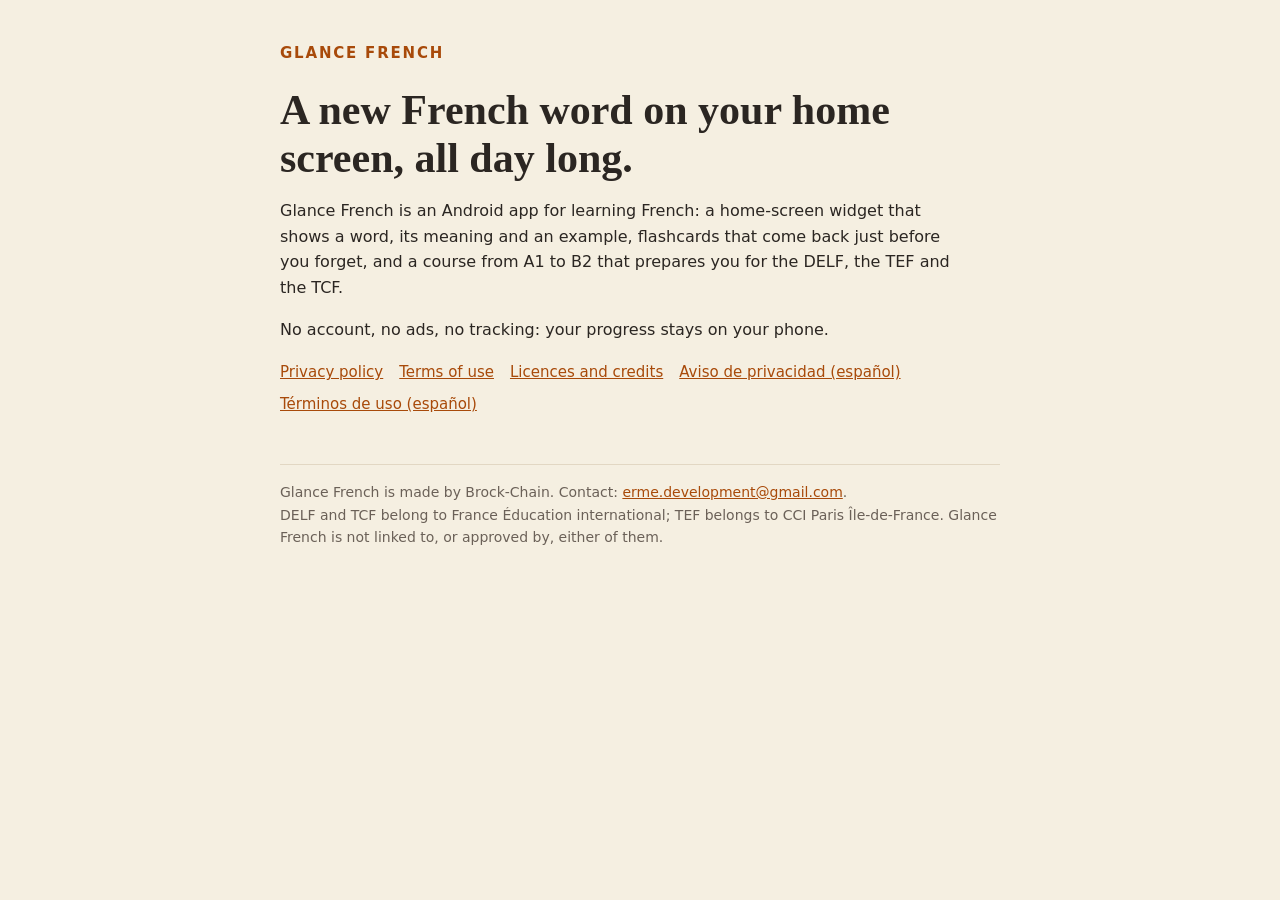
<file: index.html>
<!doctype html>
<html lang="en">
<head>
<meta charset="utf-8">
<meta name="viewport" content="width=device-width, initial-scale=1">
<title>Glance French</title>
<meta name="description" content="Glance French: a new French word on your home screen, all day long, and a course from A1 to B2 for the TEF and TCF.">
<link rel="stylesheet" href="style.css">
</head>
<body>
<main>
<header class="top"><span class="brand">Glance French</span></header>
<h1>A new French word on your home screen, all day long.</h1>
<p>Glance French is an Android app for learning French: a home-screen widget that shows a word, its meaning and an example, flashcards that come back just before you forget, and a course from A1 to B2 that prepares you for the DELF, the TEF and the TCF.</p>
<p>No account, no ads, no tracking: your progress stays on your phone.</p>
<nav class="links">
  <a href="privacy.html">Privacy policy</a>
  <a href="terms.html">Terms of use</a>
  <a href="licences.html">Licences and credits</a>
  <a href="es/privacidad.html">Aviso de privacidad (español)</a>
  <a href="es/terminos.html">Términos de uso (español)</a>
</nav>
<footer>Glance French is made by Brock-Chain. Contact: <a href="mailto:erme.development@gmail.com">erme.development@gmail.com</a>.<br>
DELF and TCF belong to France Éducation international; TEF belongs to CCI Paris Île-de-France. Glance French is not linked to, or approved by, either of them.</footer>
</main>
</body>
</html>
</file>
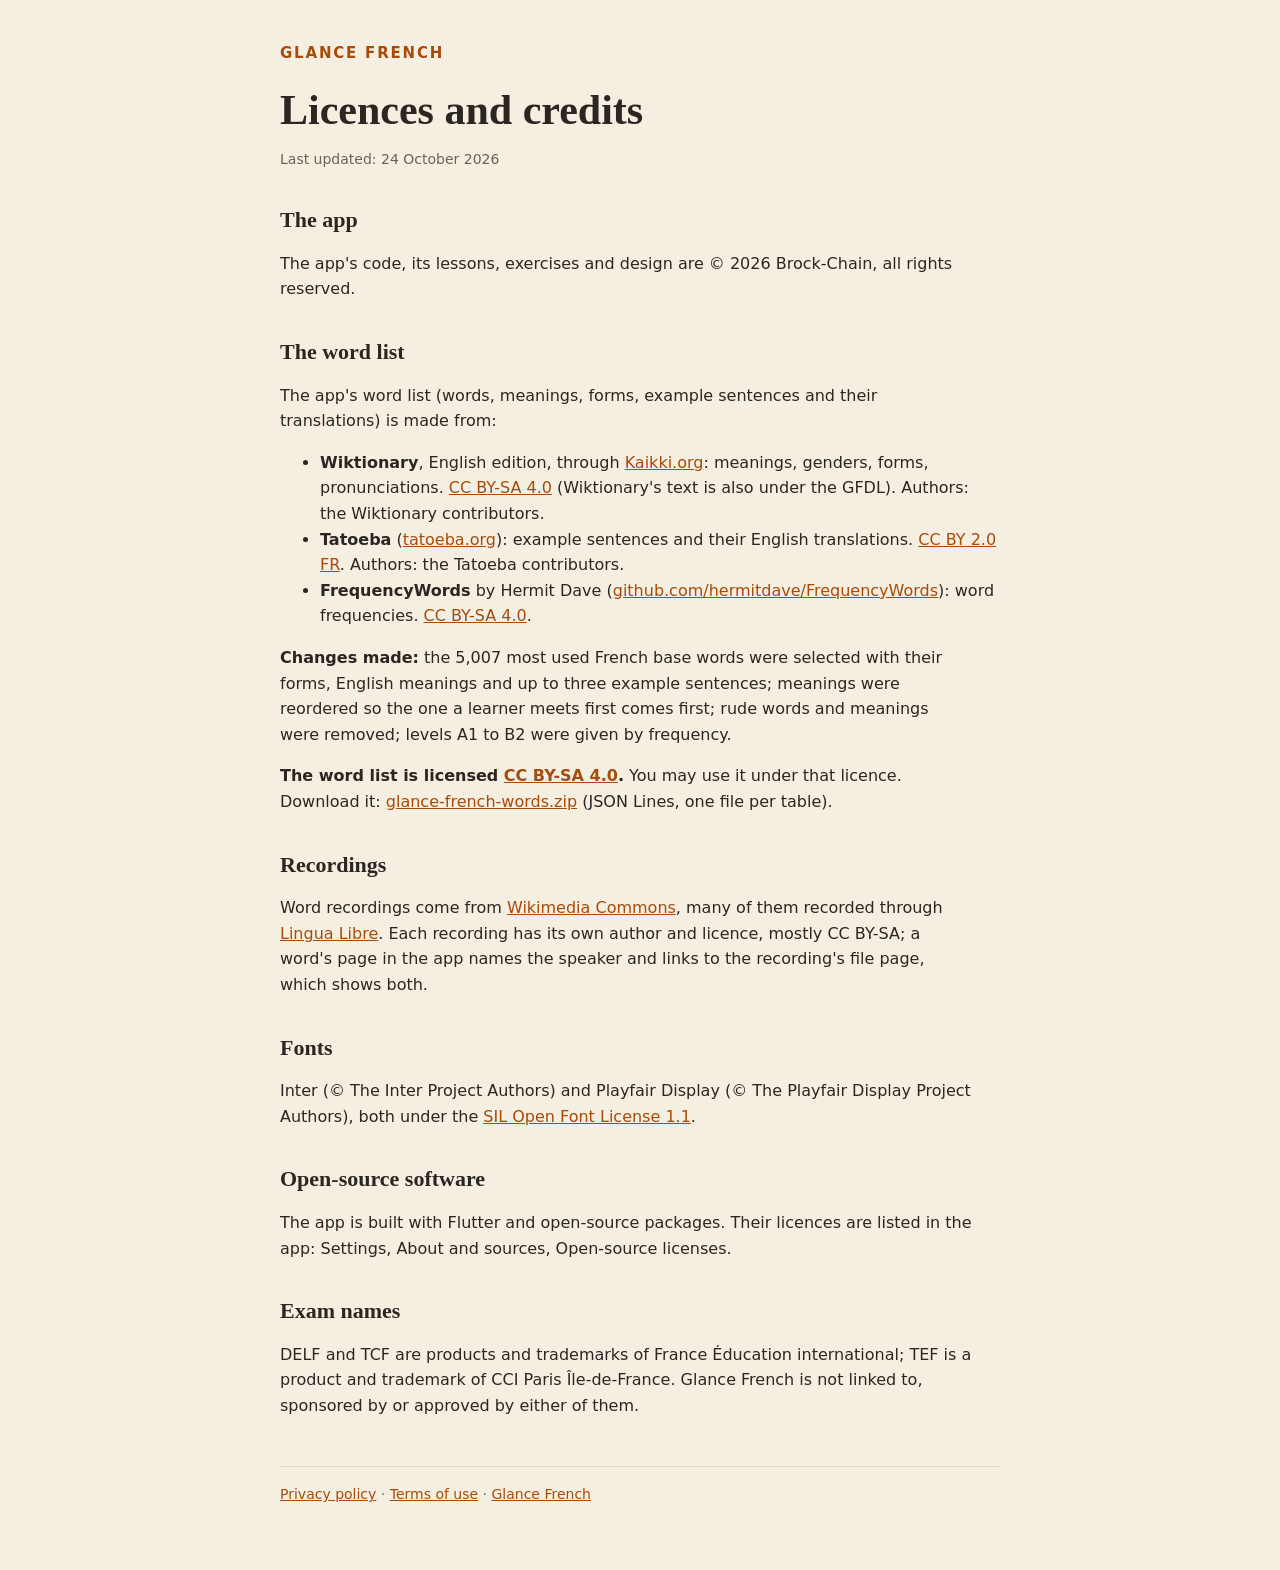
<file: licences.html>
<!doctype html>
<html lang="en">
<head>
<meta charset="utf-8">
<meta name="viewport" content="width=device-width, initial-scale=1">
<title>Licences and credits · Glance French</title>
<link rel="stylesheet" href="style.css">
</head>
<body>
<main>
<header class="top"><a class="brand" href="index.html">Glance French</a></header>
<h1>Licences and credits</h1>
<p class="meta">Last updated: 24 October 2026</p>

<h2>The app</h2>
<p>The app's code, its lessons, exercises and design are © 2026 Brock-Chain, all rights reserved.</p>

<h2>The word list</h2>
<p>The app's word list (words, meanings, forms, example sentences and their translations) is made from:</p>
<ul>
  <li><strong>Wiktionary</strong>, English edition, through <a href="https://kaikki.org/">Kaikki.org</a>: meanings, genders, forms, pronunciations. <a href="https://creativecommons.org/licenses/by-sa/4.0/">CC BY-SA 4.0</a> (Wiktionary's text is also under the GFDL). Authors: the Wiktionary contributors.</li>
  <li><strong>Tatoeba</strong> (<a href="https://tatoeba.org/">tatoeba.org</a>): example sentences and their English translations. <a href="https://creativecommons.org/licenses/by/2.0/fr/">CC BY 2.0 FR</a>. Authors: the Tatoeba contributors.</li>
  <li><strong>FrequencyWords</strong> by Hermit Dave (<a href="https://github.com/hermitdave/FrequencyWords">github.com/hermitdave/FrequencyWords</a>): word frequencies. <a href="https://creativecommons.org/licenses/by-sa/4.0/">CC BY-SA 4.0</a>.</li>
</ul>
<p><strong>Changes made:</strong> the 5,007 most used French base words were selected with their forms, English meanings and up to three example sentences; meanings were reordered so the one a learner meets first comes first; rude words and meanings were removed; levels A1 to B2 were given by frequency.</p>
<p><strong>The word list is licensed <a href="https://creativecommons.org/licenses/by-sa/4.0/">CC BY-SA 4.0</a>.</strong> You may use it under that licence. Download it: <a href="https://github.com/Brock-Chain/glancefrench/releases/latest/download/glance-french-words.zip">glance-french-words.zip</a> (JSON Lines, one file per table).</p>

<h2>Recordings</h2>
<p>Word recordings come from <a href="https://commons.wikimedia.org/">Wikimedia Commons</a>, many of them recorded through <a href="https://lingualibre.org/">Lingua Libre</a>. Each recording has its own author and licence, mostly CC BY-SA; a word's page in the app names the speaker and links to the recording's file page, which shows both.</p>

<h2>Fonts</h2>
<p>Inter (© The Inter Project Authors) and Playfair Display (© The Playfair Display Project Authors), both under the <a href="https://openfontlicense.org/">SIL Open Font License 1.1</a>.</p>

<h2>Open-source software</h2>
<p>The app is built with Flutter and open-source packages. Their licences are listed in the app: Settings, About and sources, Open-source licenses.</p>

<h2>Exam names</h2>
<p>DELF and TCF are products and trademarks of France Éducation international; TEF is a product and trademark of CCI Paris Île-de-France. Glance French is not linked to, sponsored by or approved by either of them.</p>

<footer><a href="privacy.html">Privacy policy</a> · <a href="terms.html">Terms of use</a> · <a href="index.html">Glance French</a></footer>
</main>
</body>
</html>
</file>
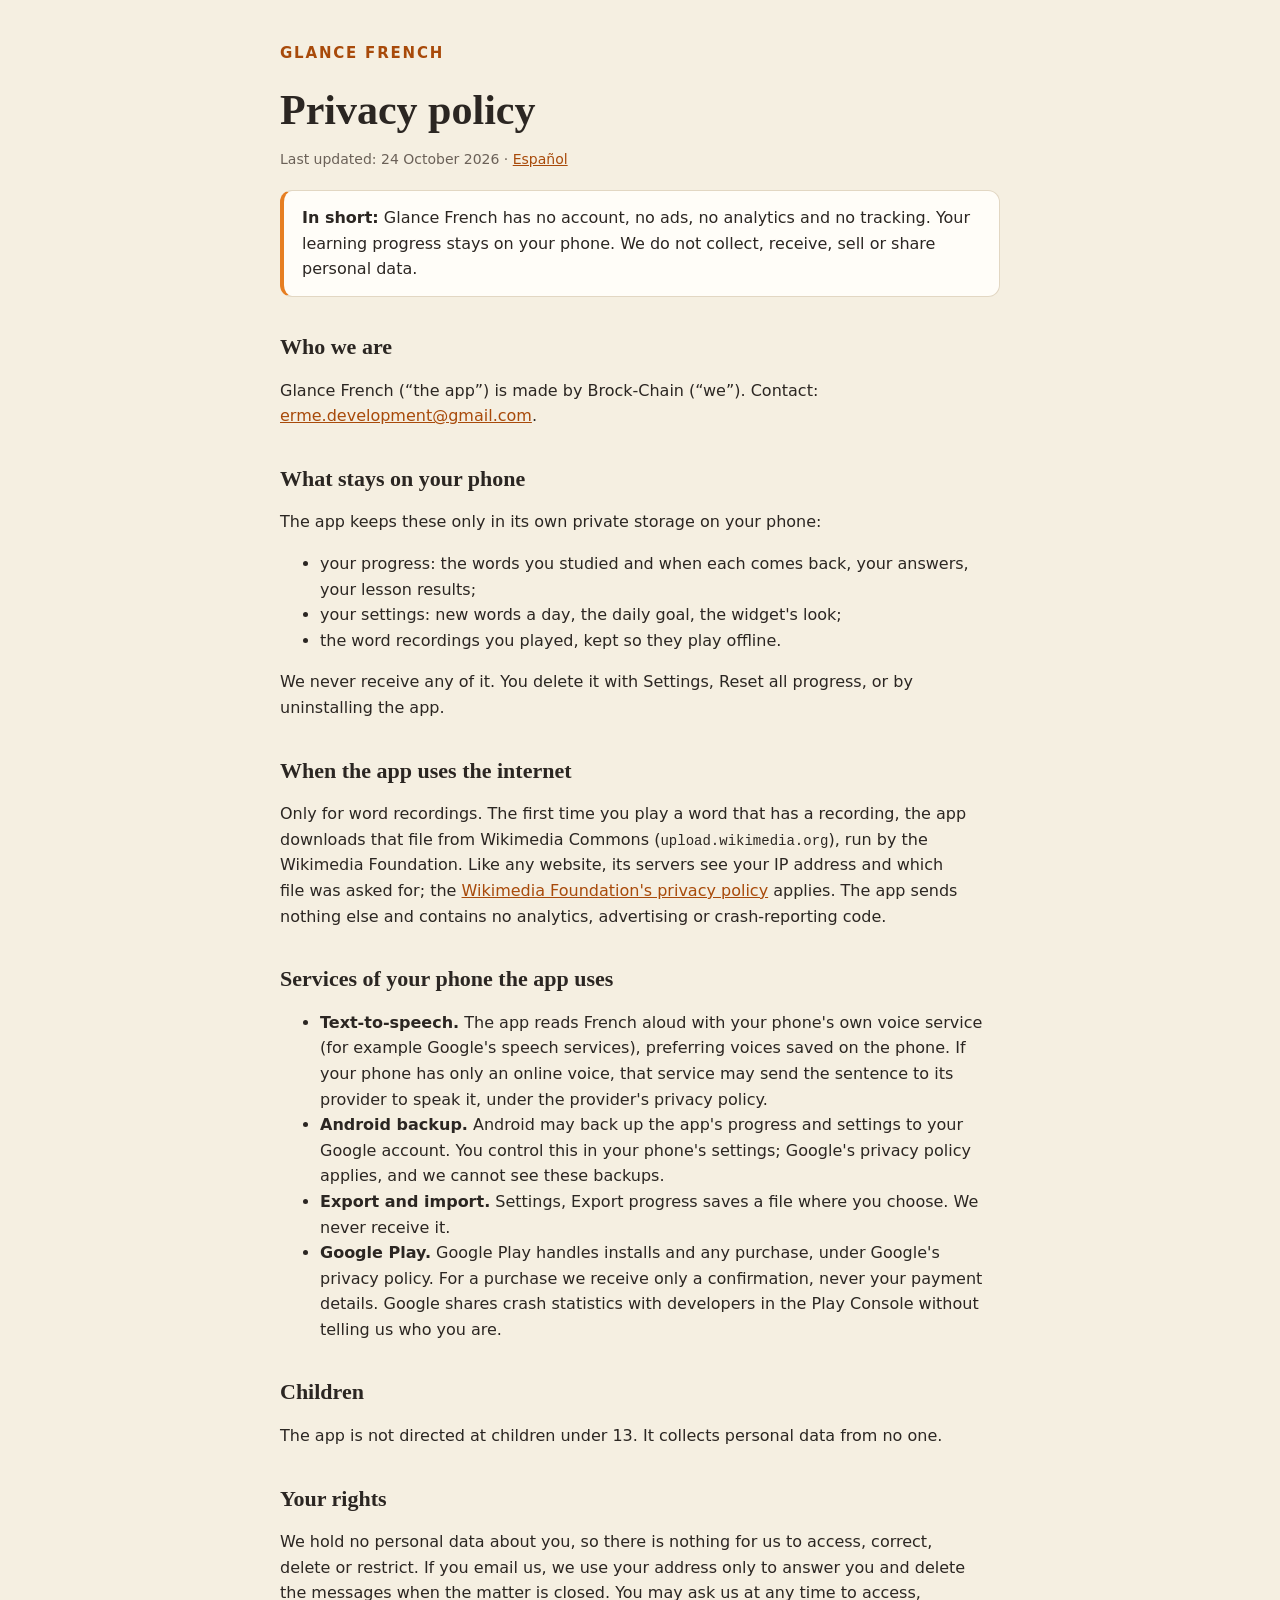
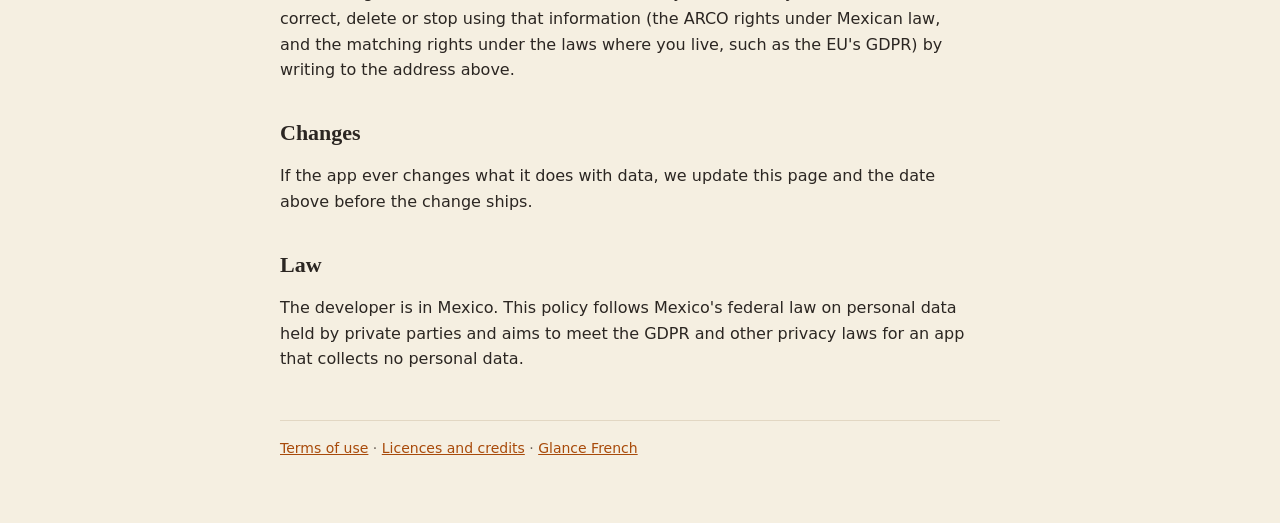
<file: privacy.html>
<!doctype html>
<html lang="en">
<head>
<meta charset="utf-8">
<meta name="viewport" content="width=device-width, initial-scale=1">
<title>Privacy policy · Glance French</title>
<link rel="stylesheet" href="style.css">
</head>
<body>
<main>
<header class="top"><a class="brand" href="index.html">Glance French</a></header>
<h1>Privacy policy</h1>
<p class="meta">Last updated: 24 October 2026 · <a href="es/privacidad.html">Español</a></p>

<div class="short"><strong>In short:</strong> Glance French has no account, no ads, no analytics and no tracking. Your learning progress stays on your phone. We do not collect, receive, sell or share personal data.</div>

<h2>Who we are</h2>
<p>Glance French (“the app”) is made by Brock-Chain (“we”). Contact: <a href="mailto:erme.development@gmail.com">erme.development@gmail.com</a>.</p>

<h2>What stays on your phone</h2>
<p>The app keeps these only in its own private storage on your phone:</p>
<ul>
  <li>your progress: the words you studied and when each comes back, your answers, your lesson results;</li>
  <li>your settings: new words a day, the daily goal, the widget's look;</li>
  <li>the word recordings you played, kept so they play offline.</li>
</ul>
<p>We never receive any of it. You delete it with Settings, Reset all progress, or by uninstalling the app.</p>

<h2>When the app uses the internet</h2>
<p>Only for word recordings. The first time you play a word that has a recording, the app downloads that file from Wikimedia Commons (<code>upload.wikimedia.org</code>), run by the Wikimedia Foundation. Like any website, its servers see your IP address and which file was asked for; the <a href="https://foundation.wikimedia.org/wiki/Policy:Privacy_policy">Wikimedia Foundation's privacy policy</a> applies. The app sends nothing else and contains no analytics, advertising or crash-reporting code.</p>

<h2>Services of your phone the app uses</h2>
<ul>
  <li><strong>Text-to-speech.</strong> The app reads French aloud with your phone's own voice service (for example Google's speech services), preferring voices saved on the phone. If your phone has only an online voice, that service may send the sentence to its provider to speak it, under the provider's privacy policy.</li>
  <li><strong>Android backup.</strong> Android may back up the app's progress and settings to your Google account. You control this in your phone's settings; Google's privacy policy applies, and we cannot see these backups.</li>
  <li><strong>Export and import.</strong> Settings, Export progress saves a file where you choose. We never receive it.</li>
  <li><strong>Google Play.</strong> Google Play handles installs and any purchase, under Google's privacy policy. For a purchase we receive only a confirmation, never your payment details. Google shares crash statistics with developers in the Play Console without telling us who you are.</li>
</ul>

<h2>Children</h2>
<p>The app is not directed at children under 13. It collects personal data from no one.</p>

<h2>Your rights</h2>
<p>We hold no personal data about you, so there is nothing for us to access, correct, delete or restrict. If you email us, we use your address only to answer you and delete the messages when the matter is closed. You may ask us at any time to access, correct, delete or stop using that information (the ARCO rights under Mexican law, and the matching rights under the laws where you live, such as the EU's GDPR) by writing to the address above.</p>

<h2>Changes</h2>
<p>If the app ever changes what it does with data, we update this page and the date above before the change ships.</p>

<h2>Law</h2>
<p>The developer is in Mexico. This policy follows Mexico's federal law on personal data held by private parties and aims to meet the GDPR and other privacy laws for an app that collects no personal data.</p>

<footer><a href="terms.html">Terms of use</a> · <a href="licences.html">Licences and credits</a> · <a href="index.html">Glance French</a></footer>
</main>
</body>
</html>
</file>
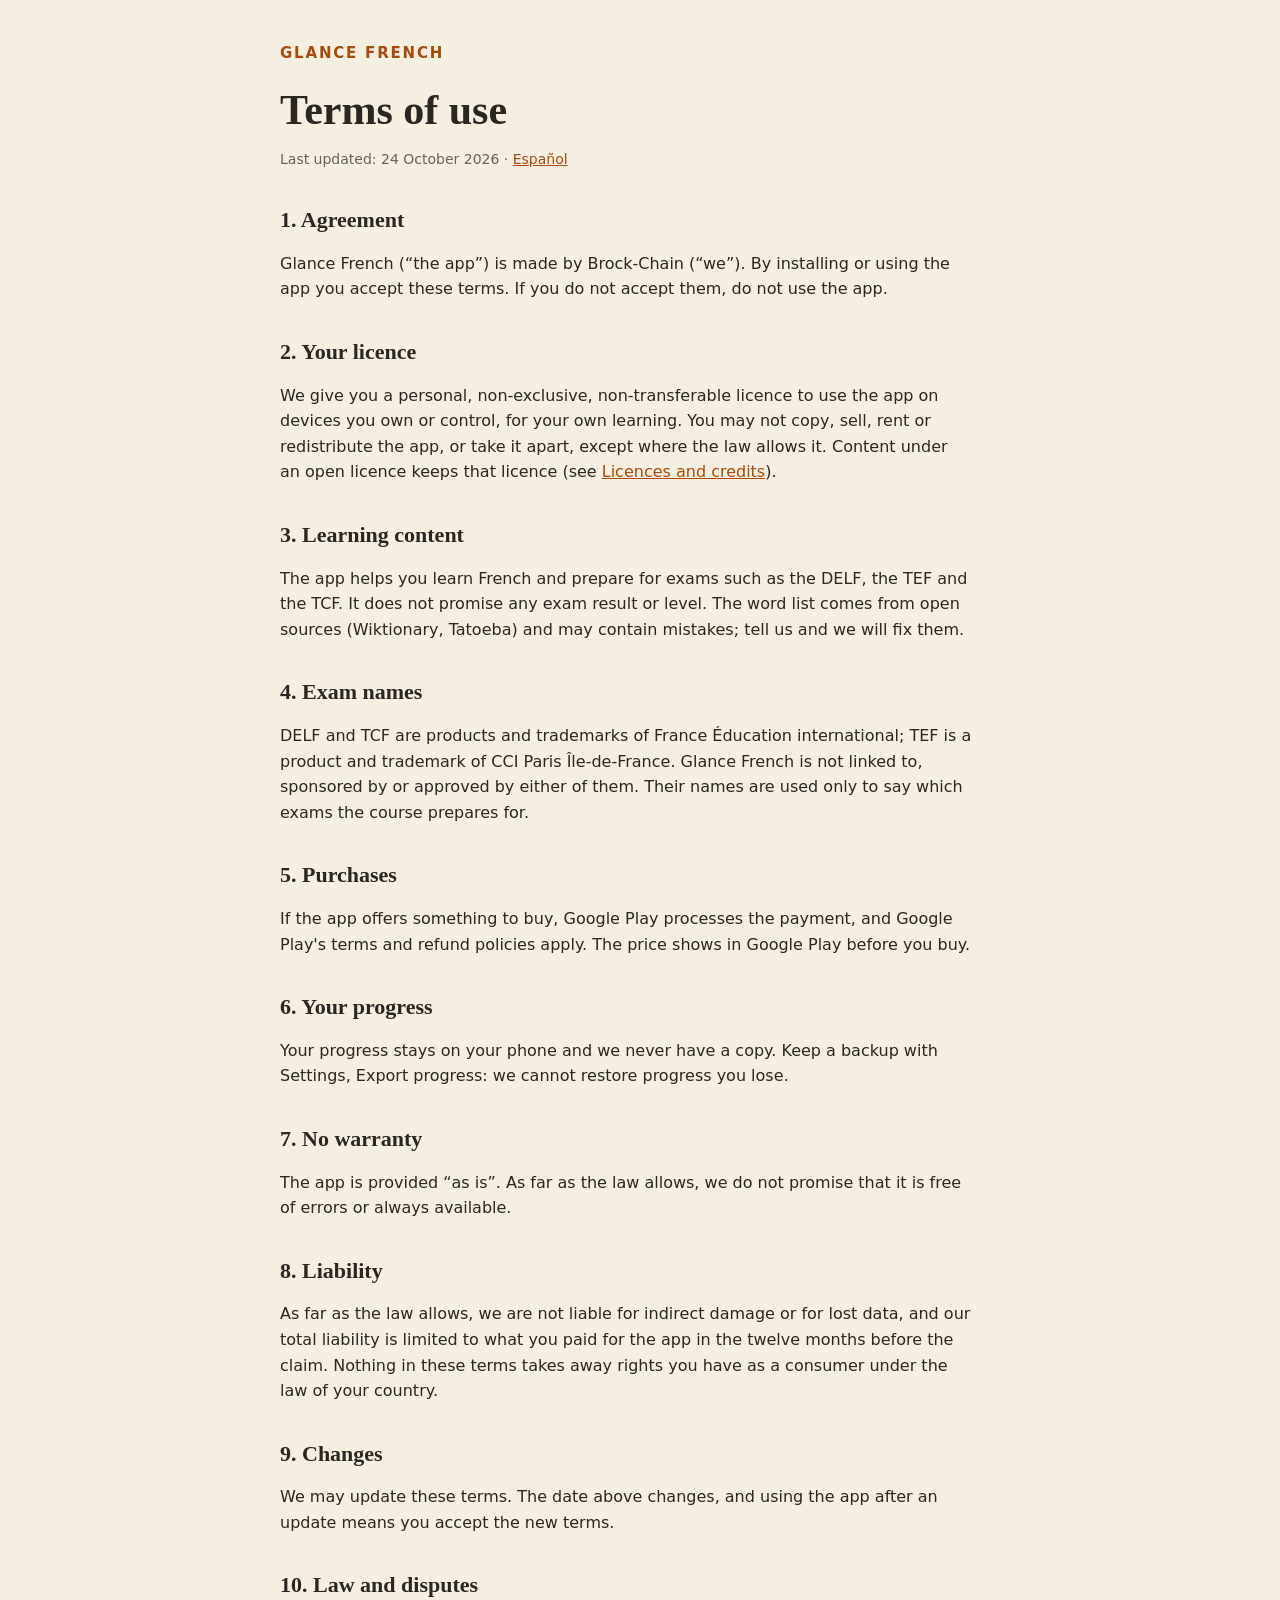
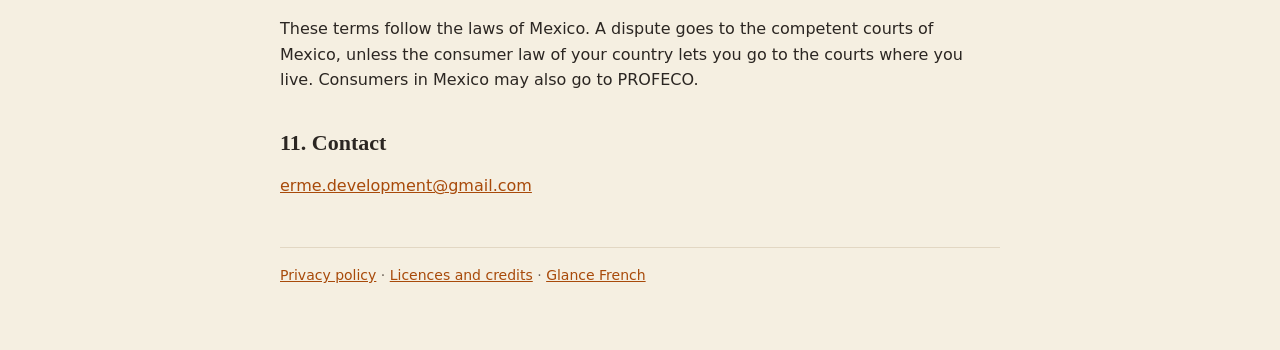
<file: terms.html>
<!doctype html>
<html lang="en">
<head>
<meta charset="utf-8">
<meta name="viewport" content="width=device-width, initial-scale=1">
<title>Terms of use · Glance French</title>
<link rel="stylesheet" href="style.css">
</head>
<body>
<main>
<header class="top"><a class="brand" href="index.html">Glance French</a></header>
<h1>Terms of use</h1>
<p class="meta">Last updated: 24 October 2026 · <a href="es/terminos.html">Español</a></p>

<h2>1. Agreement</h2>
<p>Glance French (“the app”) is made by Brock-Chain (“we”). By installing or using the app you accept these terms. If you do not accept them, do not use the app.</p>

<h2>2. Your licence</h2>
<p>We give you a personal, non-exclusive, non-transferable licence to use the app on devices you own or control, for your own learning. You may not copy, sell, rent or redistribute the app, or take it apart, except where the law allows it. Content under an open licence keeps that licence (see <a href="licences.html">Licences and credits</a>).</p>

<h2>3. Learning content</h2>
<p>The app helps you learn French and prepare for exams such as the DELF, the TEF and the TCF. It does not promise any exam result or level. The word list comes from open sources (Wiktionary, Tatoeba) and may contain mistakes; tell us and we will fix them.</p>

<h2>4. Exam names</h2>
<p>DELF and TCF are products and trademarks of France Éducation international; TEF is a product and trademark of CCI Paris Île-de-France. Glance French is not linked to, sponsored by or approved by either of them. Their names are used only to say which exams the course prepares for.</p>

<h2>5. Purchases</h2>
<p>If the app offers something to buy, Google Play processes the payment, and Google Play's terms and refund policies apply. The price shows in Google Play before you buy.</p>

<h2>6. Your progress</h2>
<p>Your progress stays on your phone and we never have a copy. Keep a backup with Settings, Export progress: we cannot restore progress you lose.</p>

<h2>7. No warranty</h2>
<p>The app is provided “as is”. As far as the law allows, we do not promise that it is free of errors or always available.</p>

<h2>8. Liability</h2>
<p>As far as the law allows, we are not liable for indirect damage or for lost data, and our total liability is limited to what you paid for the app in the twelve months before the claim. Nothing in these terms takes away rights you have as a consumer under the law of your country.</p>

<h2>9. Changes</h2>
<p>We may update these terms. The date above changes, and using the app after an update means you accept the new terms.</p>

<h2>10. Law and disputes</h2>
<p>These terms follow the laws of Mexico. A dispute goes to the competent courts of Mexico, unless the consumer law of your country lets you go to the courts where you live. Consumers in Mexico may also go to PROFECO.</p>

<h2>11. Contact</h2>
<p><a href="mailto:erme.development@gmail.com">erme.development@gmail.com</a></p>

<footer><a href="privacy.html">Privacy policy</a> · <a href="licences.html">Licences and credits</a> · <a href="index.html">Glance French</a></footer>
</main>
</body>
</html>
</file>
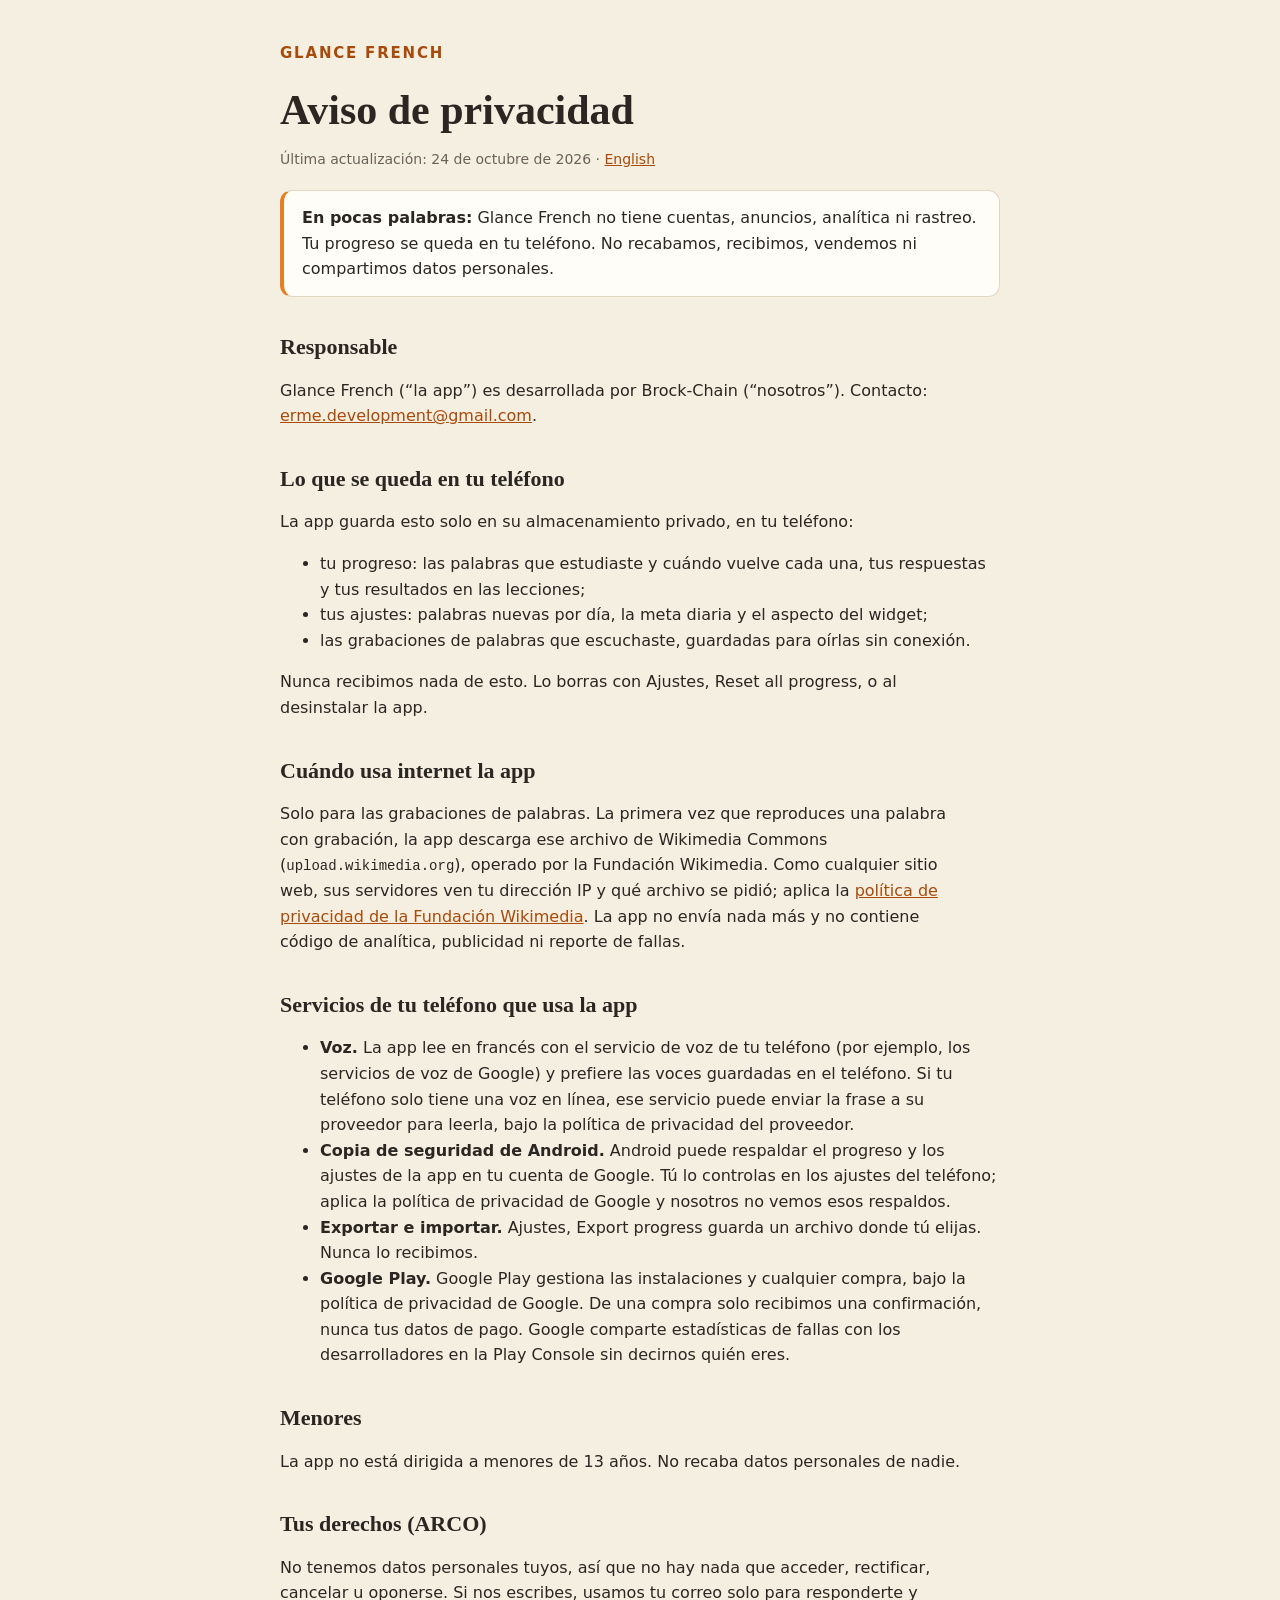
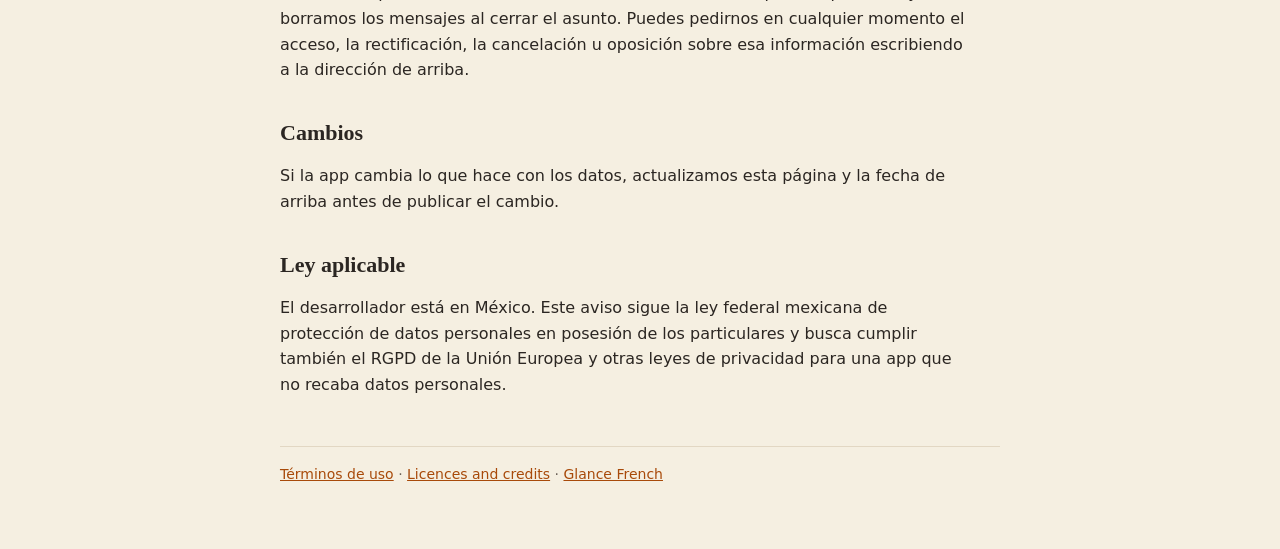
<file: es/privacidad.html>
<!doctype html>
<html lang="es">
<head>
<meta charset="utf-8">
<meta name="viewport" content="width=device-width, initial-scale=1">
<title>Aviso de privacidad · Glance French</title>
<link rel="stylesheet" href="../style.css">
</head>
<body>
<main>
<header class="top"><a class="brand" href="../index.html">Glance French</a></header>
<h1>Aviso de privacidad</h1>
<p class="meta">Última actualización: 24 de octubre de 2026 · <a href="../privacy.html">English</a></p>

<div class="short"><strong>En pocas palabras:</strong> Glance French no tiene cuentas, anuncios, analítica ni rastreo. Tu progreso se queda en tu teléfono. No recabamos, recibimos, vendemos ni compartimos datos personales.</div>

<h2>Responsable</h2>
<p>Glance French (“la app”) es desarrollada por Brock-Chain (“nosotros”). Contacto: <a href="mailto:erme.development@gmail.com">erme.development@gmail.com</a>.</p>

<h2>Lo que se queda en tu teléfono</h2>
<p>La app guarda esto solo en su almacenamiento privado, en tu teléfono:</p>
<ul>
  <li>tu progreso: las palabras que estudiaste y cuándo vuelve cada una, tus respuestas y tus resultados en las lecciones;</li>
  <li>tus ajustes: palabras nuevas por día, la meta diaria y el aspecto del widget;</li>
  <li>las grabaciones de palabras que escuchaste, guardadas para oírlas sin conexión.</li>
</ul>
<p>Nunca recibimos nada de esto. Lo borras con Ajustes, Reset all progress, o al desinstalar la app.</p>

<h2>Cuándo usa internet la app</h2>
<p>Solo para las grabaciones de palabras. La primera vez que reproduces una palabra con grabación, la app descarga ese archivo de Wikimedia Commons (<code>upload.wikimedia.org</code>), operado por la Fundación Wikimedia. Como cualquier sitio web, sus servidores ven tu dirección IP y qué archivo se pidió; aplica la <a href="https://foundation.wikimedia.org/wiki/Policy:Privacy_policy">política de privacidad de la Fundación Wikimedia</a>. La app no envía nada más y no contiene código de analítica, publicidad ni reporte de fallas.</p>

<h2>Servicios de tu teléfono que usa la app</h2>
<ul>
  <li><strong>Voz.</strong> La app lee en francés con el servicio de voz de tu teléfono (por ejemplo, los servicios de voz de Google) y prefiere las voces guardadas en el teléfono. Si tu teléfono solo tiene una voz en línea, ese servicio puede enviar la frase a su proveedor para leerla, bajo la política de privacidad del proveedor.</li>
  <li><strong>Copia de seguridad de Android.</strong> Android puede respaldar el progreso y los ajustes de la app en tu cuenta de Google. Tú lo controlas en los ajustes del teléfono; aplica la política de privacidad de Google y nosotros no vemos esos respaldos.</li>
  <li><strong>Exportar e importar.</strong> Ajustes, Export progress guarda un archivo donde tú elijas. Nunca lo recibimos.</li>
  <li><strong>Google Play.</strong> Google Play gestiona las instalaciones y cualquier compra, bajo la política de privacidad de Google. De una compra solo recibimos una confirmación, nunca tus datos de pago. Google comparte estadísticas de fallas con los desarrolladores en la Play Console sin decirnos quién eres.</li>
</ul>

<h2>Menores</h2>
<p>La app no está dirigida a menores de 13 años. No recaba datos personales de nadie.</p>

<h2>Tus derechos (ARCO)</h2>
<p>No tenemos datos personales tuyos, así que no hay nada que acceder, rectificar, cancelar u oponerse. Si nos escribes, usamos tu correo solo para responderte y borramos los mensajes al cerrar el asunto. Puedes pedirnos en cualquier momento el acceso, la rectificación, la cancelación u oposición sobre esa información escribiendo a la dirección de arriba.</p>

<h2>Cambios</h2>
<p>Si la app cambia lo que hace con los datos, actualizamos esta página y la fecha de arriba antes de publicar el cambio.</p>

<h2>Ley aplicable</h2>
<p>El desarrollador está en México. Este aviso sigue la ley federal mexicana de protección de datos personales en posesión de los particulares y busca cumplir también el RGPD de la Unión Europea y otras leyes de privacidad para una app que no recaba datos personales.</p>

<footer><a href="terminos.html">Términos de uso</a> · <a href="../licences.html">Licences and credits</a> · <a href="../index.html">Glance French</a></footer>
</main>
</body>
</html>
</file>
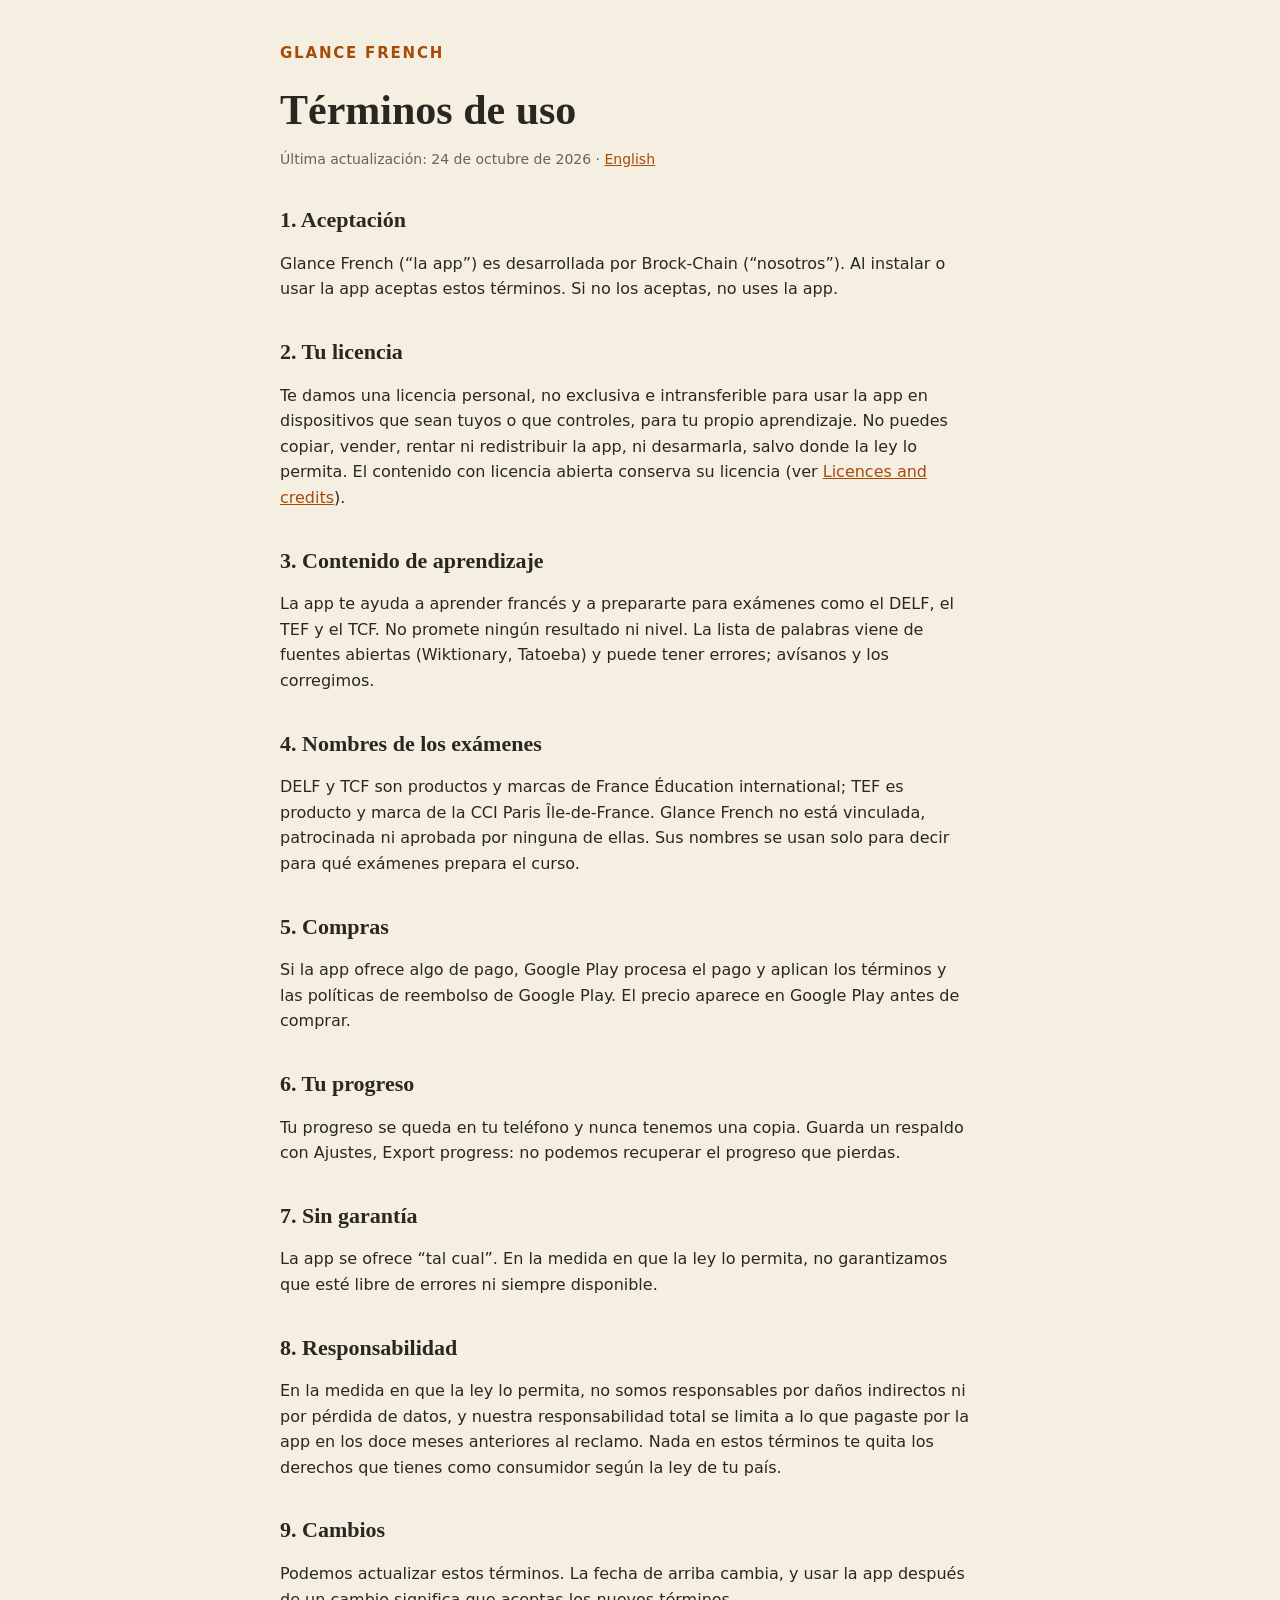
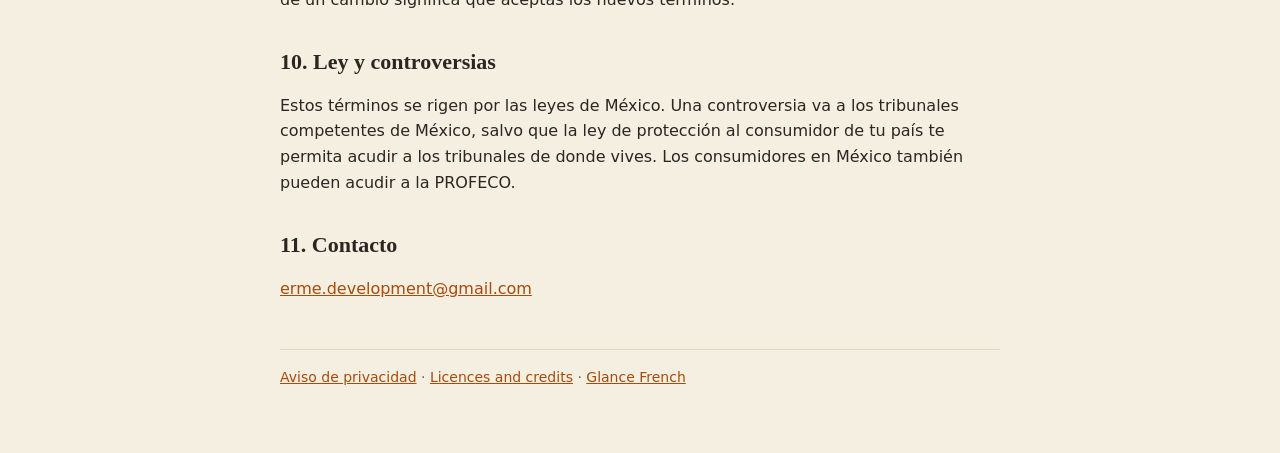
<file: es/terminos.html>
<!doctype html>
<html lang="es">
<head>
<meta charset="utf-8">
<meta name="viewport" content="width=device-width, initial-scale=1">
<title>Términos de uso · Glance French</title>
<link rel="stylesheet" href="../style.css">
</head>
<body>
<main>
<header class="top"><a class="brand" href="../index.html">Glance French</a></header>
<h1>Términos de uso</h1>
<p class="meta">Última actualización: 24 de octubre de 2026 · <a href="../terms.html">English</a></p>

<h2>1. Aceptación</h2>
<p>Glance French (“la app”) es desarrollada por Brock-Chain (“nosotros”). Al instalar o usar la app aceptas estos términos. Si no los aceptas, no uses la app.</p>

<h2>2. Tu licencia</h2>
<p>Te damos una licencia personal, no exclusiva e intransferible para usar la app en dispositivos que sean tuyos o que controles, para tu propio aprendizaje. No puedes copiar, vender, rentar ni redistribuir la app, ni desarmarla, salvo donde la ley lo permita. El contenido con licencia abierta conserva su licencia (ver <a href="../licences.html">Licences and credits</a>).</p>

<h2>3. Contenido de aprendizaje</h2>
<p>La app te ayuda a aprender francés y a prepararte para exámenes como el DELF, el TEF y el TCF. No promete ningún resultado ni nivel. La lista de palabras viene de fuentes abiertas (Wiktionary, Tatoeba) y puede tener errores; avísanos y los corregimos.</p>

<h2>4. Nombres de los exámenes</h2>
<p>DELF y TCF son productos y marcas de France Éducation international; TEF es producto y marca de la CCI Paris Île-de-France. Glance French no está vinculada, patrocinada ni aprobada por ninguna de ellas. Sus nombres se usan solo para decir para qué exámenes prepara el curso.</p>

<h2>5. Compras</h2>
<p>Si la app ofrece algo de pago, Google Play procesa el pago y aplican los términos y las políticas de reembolso de Google Play. El precio aparece en Google Play antes de comprar.</p>

<h2>6. Tu progreso</h2>
<p>Tu progreso se queda en tu teléfono y nunca tenemos una copia. Guarda un respaldo con Ajustes, Export progress: no podemos recuperar el progreso que pierdas.</p>

<h2>7. Sin garantía</h2>
<p>La app se ofrece “tal cual”. En la medida en que la ley lo permita, no garantizamos que esté libre de errores ni siempre disponible.</p>

<h2>8. Responsabilidad</h2>
<p>En la medida en que la ley lo permita, no somos responsables por daños indirectos ni por pérdida de datos, y nuestra responsabilidad total se limita a lo que pagaste por la app en los doce meses anteriores al reclamo. Nada en estos términos te quita los derechos que tienes como consumidor según la ley de tu país.</p>

<h2>9. Cambios</h2>
<p>Podemos actualizar estos términos. La fecha de arriba cambia, y usar la app después de un cambio significa que aceptas los nuevos términos.</p>

<h2>10. Ley y controversias</h2>
<p>Estos términos se rigen por las leyes de México. Una controversia va a los tribunales competentes de México, salvo que la ley de protección al consumidor de tu país te permita acudir a los tribunales de donde vives. Los consumidores en México también pueden acudir a la PROFECO.</p>

<h2>11. Contacto</h2>
<p><a href="mailto:erme.development@gmail.com">erme.development@gmail.com</a></p>

<footer><a href="privacidad.html">Aviso de privacidad</a> · <a href="../licences.html">Licences and credits</a> · <a href="../index.html">Glance French</a></footer>
</main>
</body>
</html>
</file>
<file: style.css>
/* Glance French public pages: the app's Earth & Flame look, system fonts only
   (no font host sees a visitor). */
:root {
  --page: #f5efe1;
  --card: #fffdf8;
  --ink: #2b2622;
  --muted: #6b6158;
  --line: #e2d7c3;
  --flame: #e67e22;
  --ember: #a84a0a;
  --serif: Georgia, "Times New Roman", serif;
  --sans: system-ui, -apple-system, "Segoe UI", Roboto, sans-serif;
}
@media (prefers-color-scheme: dark) {
  :root {
    --page: #1c1815; --card: #26211d; --ink: #f1eadc; --muted: #b4a898;
    --line: #3a322b; --flame: #ec8a35; --ember: #f2a866;
  }
}
* { box-sizing: border-box; }
body {
  margin: 0;
  background: var(--page);
  color: var(--ink);
  font: 16px/1.6 var(--sans);
  padding: 0 20px 64px;
}
main { max-width: 720px; margin: 0 auto; }
header.top { padding: 40px 0 8px; }
.brand { font: 700 15px var(--sans); letter-spacing: .12em; text-transform: uppercase; color: var(--ember); text-decoration: none; }
h1 { font: 700 clamp(30px, 6vw, 42px)/1.15 var(--serif); margin: 12px 0 6px; }
h2 { font: 700 22px/1.3 var(--serif); margin: 36px 0 8px; }
p, li { max-width: 68ch; }
a { color: var(--ember); }
.meta { color: var(--muted); font-size: 14px; }
.short { background: var(--card); border: 1px solid var(--line); border-left: 4px solid var(--flame); border-radius: 12px; padding: 14px 18px; margin: 20px 0; }
nav.links { display: flex; flex-wrap: wrap; gap: 8px 16px; margin: 18px 0 0; font-size: 15px; }
footer { margin-top: 48px; padding-top: 16px; border-top: 1px solid var(--line); color: var(--muted); font-size: 14px; }
code { font: 14px ui-monospace, Consolas, monospace; }
</file>
